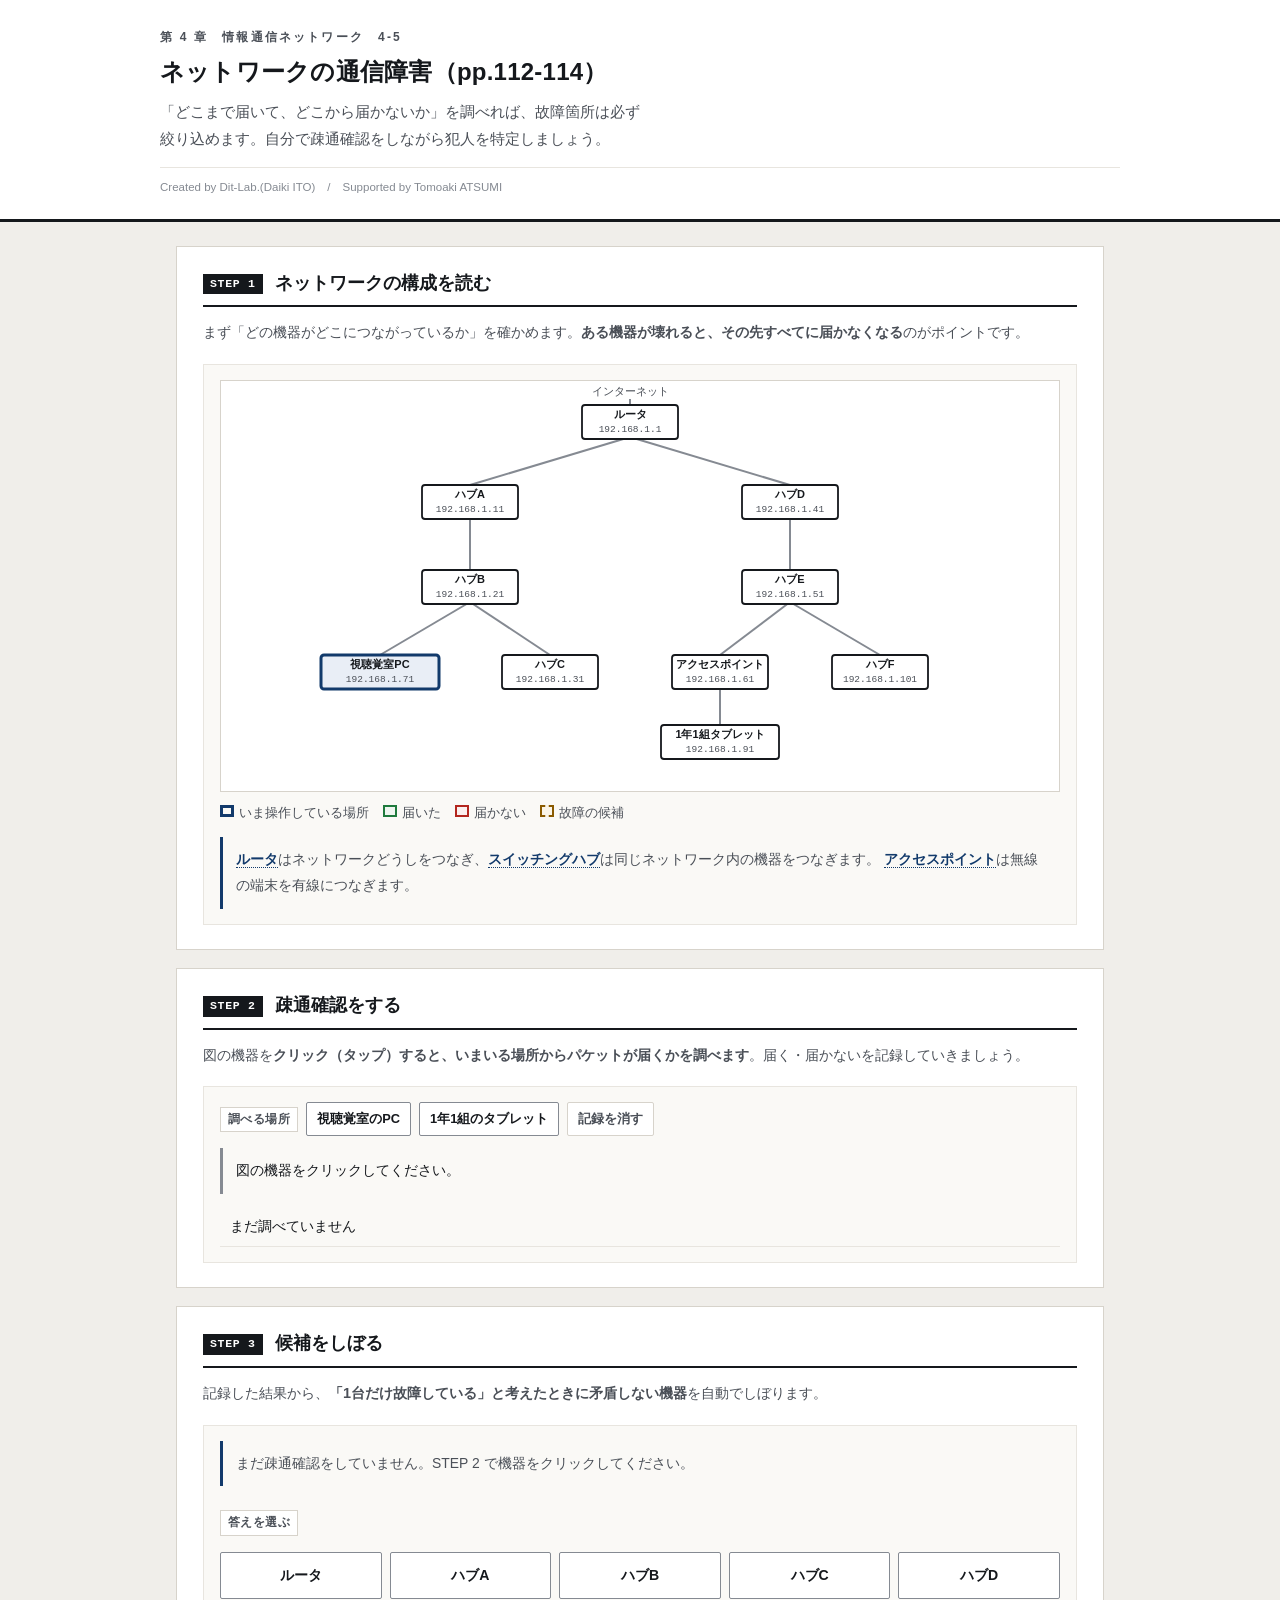
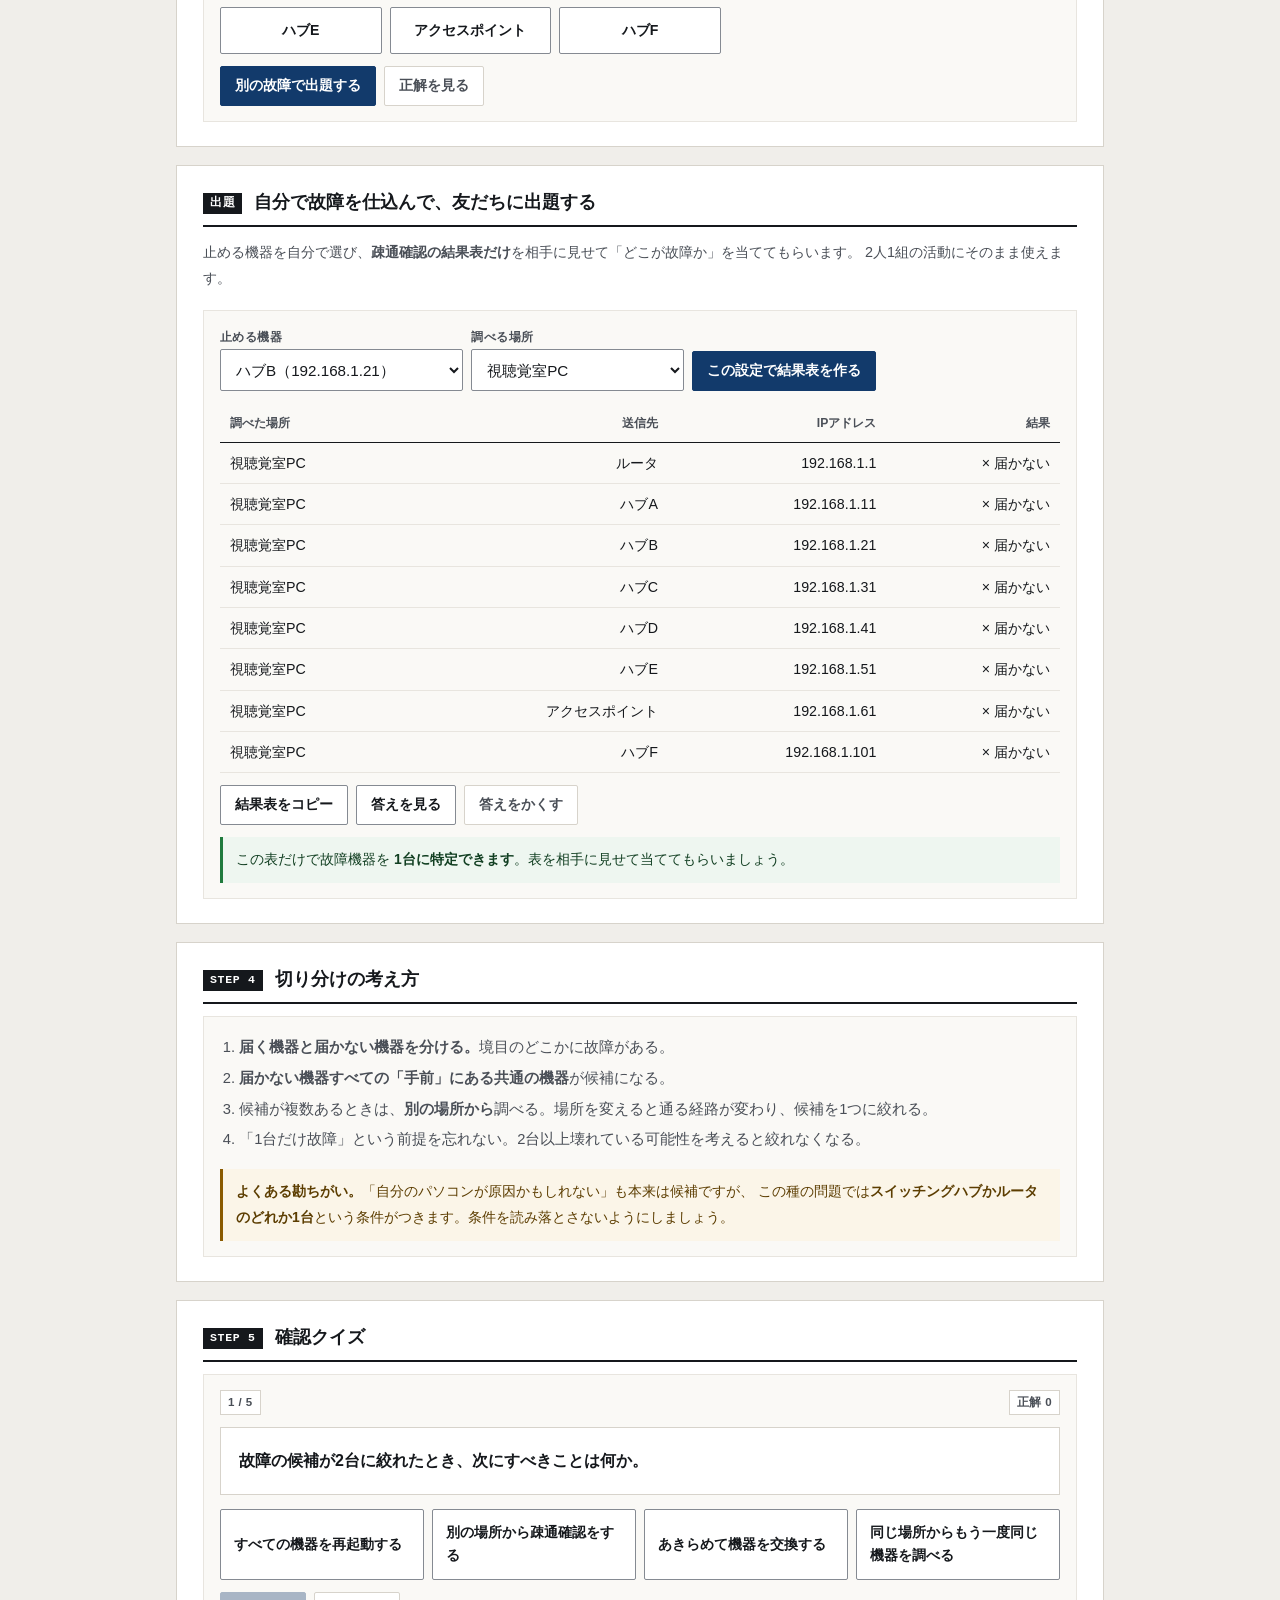
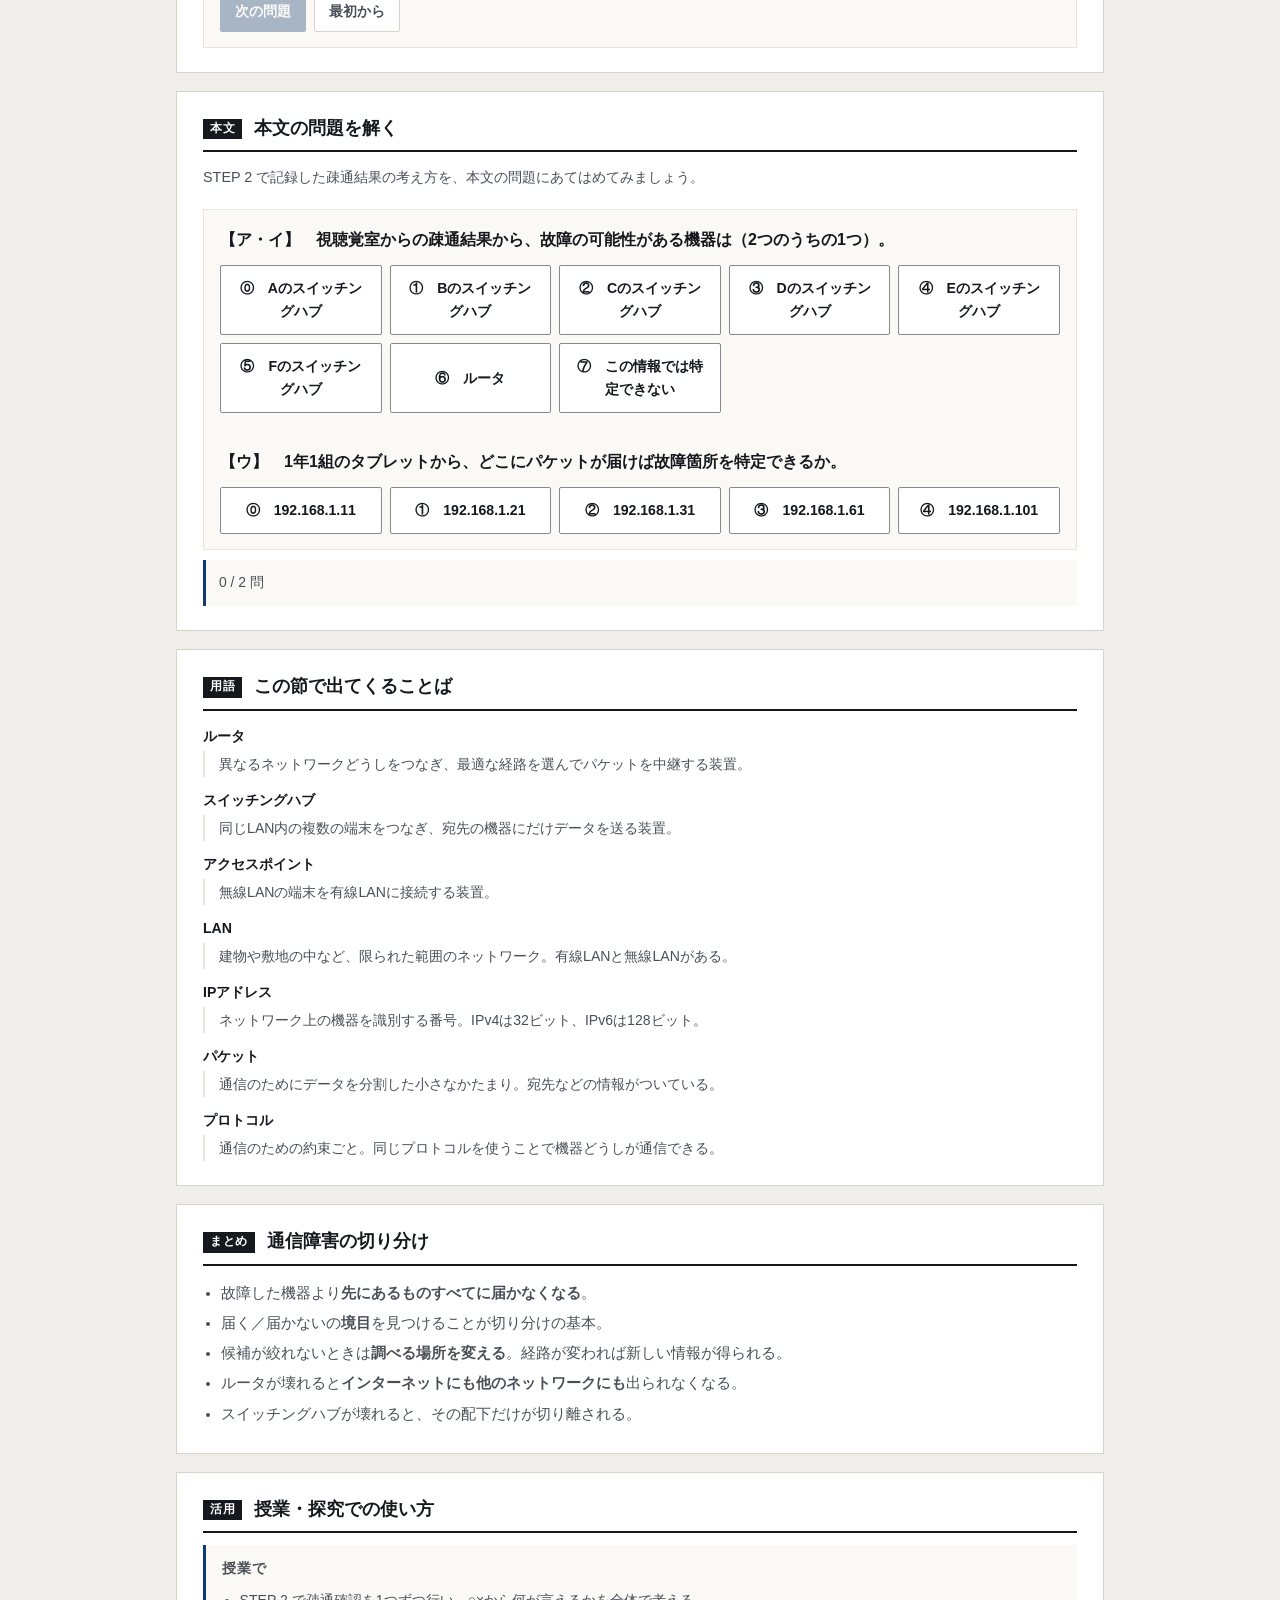
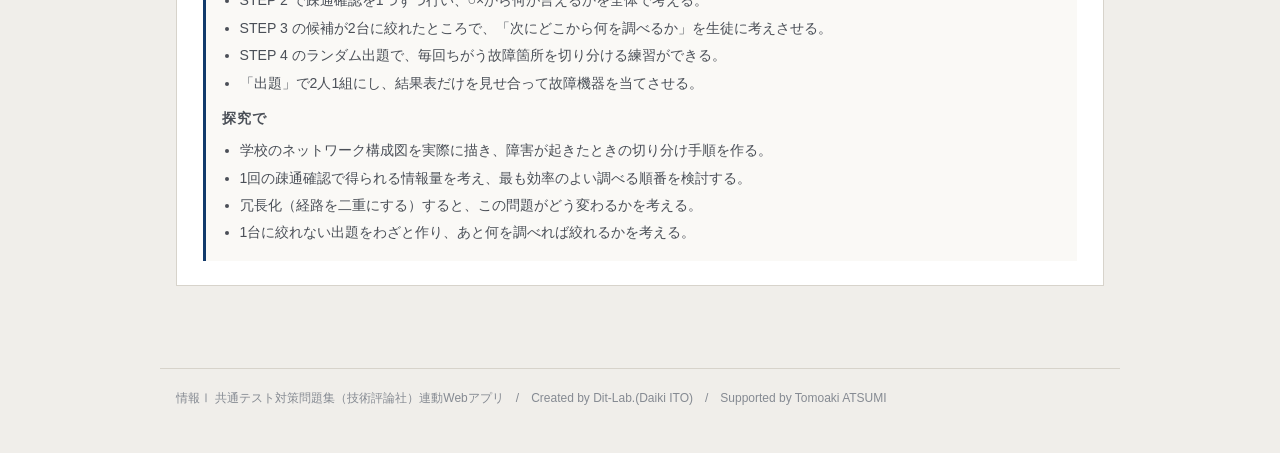
<file: index.html>
<!DOCTYPE html>
<html lang="ja">
<head>
<meta charset="UTF-8">
<meta name="viewport" content="width=device-width, initial-scale=1.0">
<title>ネットワークの通信障害｜情報Ⅰ共通テスト対策問題集</title>
<meta name="description" content="「どこまで届いて、どこから届かないか」を調べれば、故障箇所は必ず絞り込めます。自分で疎通確認をしながら犯人を特定しましょう。">
<link rel="icon" href="data:image/svg+xml,%3Csvg xmlns=%22http://www.w3.org/2000/svg%22 viewBox=%220 0 32 32%22%3E%3Crect width=%2232%22 height=%2232%22 fill=%22%2315181c%22/%3E%3Ctext x=%2216%22 y=%2222%22 font-size=%2218%22 font-family=%22monospace%22 fill=%22%23fff%22 text-anchor=%22middle%22%3E01%3C/text%3E%3C/svg%3E">
<link rel="stylesheet" href="css/style.css?v=bdbb3cb0">
<link rel="stylesheet" href="css/app.css?v=338fa21e">
</head>
<body>

<header class="app-header">
  <div class="inner">
    <span class="eyebrow">第 4 章　情報通信ネットワーク　4-5</span>
    <h1>ネットワークの通信障害（pp.112-114）</h1>
    <p class="lead">「どこまで届いて、どこから届かないか」を調べれば、故障箇所は必ず絞り込めます。自分で疎通確認をしながら犯人を特定しましょう。</p>
    <p class="credit">Created by Dit-Lab.(Daiki ITO)　/　Supported by Tomoaki ATSUMI</p>
  </div>
</header>

<main class="wrap">
  <section class="step" id="step1">
    <h2><span class="no">STEP 1</span>ネットワークの構成を読む</h2>
    <p class="desc">まず「どの機器がどこにつながっているか」を確かめます。<strong>ある機器が壊れると、その先すべてに届かなくなる</strong>のがポイントです。</p>

    <div class="panel">
      <div id="topoBox"></div>
      <div class="legend2" style="display:flex;gap:14px;flex-wrap:wrap;font-size:.79rem;color:var(--ink-2);margin-top:10px;align-items:center">
        <span><i style="display:inline-block;width:14px;height:12px;border:3px solid #123a6b;margin-right:5px"></i>いま操作している場所</span>
        <span><i style="display:inline-block;width:14px;height:12px;border:2px solid #1f7a3d;background:#eef6f0;margin-right:5px"></i>届いた</span>
        <span><i style="display:inline-block;width:14px;height:12px;border:2px solid #b3261e;background:#fbefee;margin-right:5px"></i>届かない</span>
        <span><i style="display:inline-block;width:14px;height:12px;border:2px dashed #8a5a00;background:#fbf5e8;margin-right:5px"></i>故障の候補</span>
      </div>
      <div class="note info" style="margin-top:12px">
        <span class="term" data-t="ルータ">ルータ</span>はネットワークどうしをつなぎ、<span class="term" data-t="スイッチングハブ">スイッチングハブ</span>は同じネットワーク内の機器をつなぎます。
        <span class="term" data-t="アクセスポイント">アクセスポイント</span>は無線の端末を有線につなぎます。
      </div>
    </div>
  </section>

  <section class="step" id="step2">
    <h2><span class="no">STEP 2</span>疎通確認をする</h2>
    <p class="desc">図の機器を<strong>クリック（タップ）すると、いまいる場所からパケットが届くかを調べます</strong>。届く・届かないを記録していきましょう。</p>

    <div class="panel">
      <div class="btn-row" style="margin-bottom:12px">
        <span class="badge">調べる場所</span>
        <button class="btn sm" data-from="pc1">視聴覚室のPC</button>
        <button class="btn sm" data-from="tab1">1年1組のタブレット</button>
        <button class="btn sm ghost" id="clearPing">記録を消す</button>
      </div>
      <div class="note" id="pingMsg">図の機器をクリックしてください。</div>
      <div class="tbl-scroll" style="margin-top:12px"><table class="tbl" id="pingTable"></table></div>
    </div>
  </section>

  <section class="step" id="step3">
    <h2><span class="no">STEP 3</span>候補をしぼる</h2>
    <p class="desc">記録した結果から、<strong>「1台だけ故障している」と考えたときに矛盾しない機器</strong>を自動でしぼります。</p>
    <div class="panel">
      <div class="note" id="suspectNote"></div>
      <div class="suspects" id="suspectList"></div>
      <div class="btn-row" style="margin-top:14px">
        <span class="badge">答えを選ぶ</span>
        <div class="choice4" id="answerBox" style="margin-top:8px;width:100%"></div>
      </div>
      <div class="note" id="answerFb" hidden style="margin-top:12px"></div>
      <div class="btn-row" style="margin-top:12px">
        <button class="btn primary" id="newCase">別の故障で出題する</button>
        <button class="btn ghost" id="reveal">正解を見る</button>
      </div>
    </div>
  </section>

  <section class="step" id="stepMake">
    <h2><span class="no">出題</span>自分で故障を仕込んで、友だちに出題する</h2>
    <p class="desc">止める機器を自分で選び、<strong>疎通確認の結果表だけ</strong>を相手に見せて「どこが故障か」を当ててもらいます。
      2人1組の活動にそのまま使えます。</p>
    <div class="panel">
      <div class="btn-row" style="flex-wrap:wrap;align-items:flex-end">
        <label class="fld" for="mkBroken" style="margin:0">止める機器<br>
          <select id="mkBroken" class="sel" style="width:16em"></select></label>
        <label class="fld" for="mkFrom" style="margin:0">調べる場所<br>
          <select id="mkFrom" class="sel" style="width:14em"></select></label>
        <button class="btn primary" id="mkGo">この設定で結果表を作る</button>
      </div>
      <div class="tbl-scroll" style="margin-top:14px"><table class="tbl" id="mkTable"></table></div>
      <div class="btn-row" style="margin-top:12px;flex-wrap:wrap">
        <button class="btn" id="mkCopy">結果表をコピー</button>
        <button class="btn" id="mkShow">答えを見る</button>
        <button class="btn ghost" id="mkHide">答えをかくす</button>
      </div>
      <div class="note" id="mkNote" style="margin-top:12px"></div>
    </div>
  </section>

  <section class="step" id="step4">
    <h2><span class="no">STEP 4</span>切り分けの考え方</h2>
    <div class="panel">
      <ol style="margin:0;padding-left:1.3em;color:var(--ink-2);font-size:.92rem;line-height:2.1">
        <li><strong>届く機器と届かない機器を分ける。</strong>境目のどこかに故障がある。</li>
        <li><strong>届かない機器すべての「手前」にある共通の機器</strong>が候補になる。</li>
        <li>候補が複数あるときは、<strong>別の場所から</strong>調べる。場所を変えると通る経路が変わり、候補を1つに絞れる。</li>
        <li>「1台だけ故障」という前提を忘れない。2台以上壊れている可能性を考えると絞れなくなる。</li>
      </ol>
      <div class="note warn" style="margin-top:14px">
        <strong>よくある勘ちがい。</strong>「自分のパソコンが原因かもしれない」も本来は候補ですが、
        この種の問題では<strong>スイッチングハブかルータのどれか1台</strong>という条件がつきます。条件を読み落とさないようにしましょう。
      </div>
    </div>
  </section>

  <section class="step" id="step5">
    <h2><span class="no">STEP 5</span>確認クイズ</h2>
    <div class="panel">
      <div class="qhead">
        <span class="badge" id="qProgress">1 / 1</span>
        <span class="badge">正解 <span class="score" id="qScore">0</span></span>
      </div>
      <div class="card-q"><div class="q-scene" id="qText"></div></div>
      <div class="choice4" id="qChoices"></div>
      <div class="note" id="qFb" hidden style="margin-top:12px"></div>
      <div class="btn-row" style="margin-top:12px">
        <button class="btn primary" id="qNext" disabled>次の問題</button>
        <button class="btn ghost" id="qReset">最初から</button>
      </div>
    </div>
  </section>

  <section class="step" id="stepBook">
    <h2><span class="no">本文</span>本文の問題を解く</h2>
    <p class="desc">STEP 2 で記録した疎通結果の考え方を、本文の問題にあてはめてみましょう。</p>
    <div class="panel" id="bookBox"></div>
    <div class="note" id="bookNote" style="margin-top:10px"></div>
  </section>

  <section class="step" id="glossary">
    <h2><span class="no">用語</span>この節で出てくることば</h2>
    <div id="glossBox"></div>
  </section>

  <section class="step">
    <h2><span class="no">まとめ</span>通信障害の切り分け</h2>
    <ul style="margin:0;padding-left:1.2em;color:var(--ink-2);font-size:.92rem;line-height:2.05">
      <li>故障した機器より<strong>先にあるものすべてに届かなくなる</strong>。</li>
      <li>届く／届かないの<strong>境目</strong>を見つけることが切り分けの基本。</li>
      <li>候補が絞れないときは<strong>調べる場所を変える</strong>。経路が変われば新しい情報が得られる。</li>
      <li>ルータが壊れると<strong>インターネットにも他のネットワークにも</strong>出られなくなる。</li>
      <li>スイッチングハブが壊れると、その配下だけが切り離される。</li>
    </ul>
  </section>

  <section class="step">
    <h2><span class="no">活用</span>授業・探究での使い方</h2>
    <div class="use-note">
      <h3>授業で</h3>
      <ul>
        <li>STEP 2 で疎通確認を1つずつ行い、○×から何が言えるかを全体で考える。</li>
        <li>STEP 3 の候補が2台に絞れたところで、「次にどこから何を調べるか」を生徒に考えさせる。</li>
        <li>STEP 4 のランダム出題で、毎回ちがう故障箇所を切り分ける練習ができる。</li>
        <li>「出題」で2人1組にし、結果表だけを見せ合って故障機器を当てさせる。</li>
      </ul>
      <h3 style="margin-top:12px">探究で</h3>
      <ul>
        <li>学校のネットワーク構成図を実際に描き、障害が起きたときの切り分け手順を作る。</li>
        <li>1回の疎通確認で得られる情報量を考え、最も効率のよい調べる順番を検討する。</li>
        <li>冗長化（経路を二重にする）すると、この問題がどう変わるかを考える。</li>
        <li>1台に絞れない出題をわざと作り、あと何を調べれば絞れるかを考える。</li>
      </ul>
    </div>
  </section>

</main>

<footer class="app-footer">
  情報Ⅰ 共通テスト対策問題集（技術評論社）連動Webアプリ　/　Created by Dit-Lab.(Daiki ITO)　/　Supported by Tomoaki ATSUMI
</footer>

<script src="js/tools.js?v=c07db610"></script>
<script src="js/terms.js?v=92038844"></script>
<script src="js/quiz.js?v=13402362"></script>
<script src="js/app.js?v=e4079c49"></script>
</body>
</html>
</file>
<file: css/style.css>
/* =========================================================
   情報Ⅰ 共通テスト対策問題集 — Web アプリ共通スタイル
   紙面（参考書）に寄せた設計。装飾色は使わず、色は意味を持つときだけ。
   ========================================================= */

:root{
  --paper:#ffffff;
  --paper-2:#faf9f6;      /* うすい紙 */
  --bg:#f0eeea;           /* 台紙 */
  --ink:#15181c;
  --ink-2:#4a4f57;
  --ink-3:#858a92;
  --rule:#d7d3cb;         /* 罫線 */
  --rule-2:#e8e5df;
  --accent:#123a6b;       /* 濃紺。主要操作と現在地だけに使う */
  --accent-w:#e9eef6;
  --zero:#c0392b;         /* 左＝0 */
  --one:#1d4ed8;          /* 右＝1 */
  --ok:#1f7a3d;   --ok-bg:#eef6f0;
  --ng:#b3261e;   --ng-bg:#fbefee;
  --warn:#8a5a00; --warn-bg:#fbf5e8;
  --font:"Hiragino Kaku Gothic ProN","Hiragino Sans","Yu Gothic Medium","Yu Gothic",
         "Noto Sans JP",Meiryo,-apple-system,BlinkMacSystemFont,sans-serif;
  --mono:"SFMono-Regular",Menlo,Consolas,"Courier New",monospace;
}

*{box-sizing:border-box}
[hidden]{display:none !important}
html{-webkit-text-size-adjust:100%}
body{
  margin:0; background:var(--bg); color:var(--ink);
  font-family:var(--font); font-size:16px; line-height:1.85;
  font-feature-settings:"palt" 1;
}
h1,h2,h3,h4{line-height:1.45; margin:0; font-weight:700}
p{margin:0 0 .75em} p:last-child{margin-bottom:0}
a{color:var(--accent)}

/* ---------- 標題 ---------- */
.app-header{background:var(--paper); border-bottom:3px solid var(--ink); padding:26px 20px 20px}
.app-header .inner{max-width:960px; margin:0 auto}
.app-header .eyebrow{
  font-size:.75rem; font-weight:700; color:var(--ink-2); letter-spacing:.18em;
  display:block; margin-bottom:7px;
}
.app-header h1{font-size:1.5rem; letter-spacing:.01em}
.app-header .lead{font-size:.92rem; color:var(--ink-2); margin-top:9px; max-width:60ch}
.app-header .credit{
  font-size:.72rem; color:var(--ink-3); margin-top:14px;
  padding-top:9px; border-top:1px solid var(--rule-2);
}

/* ---------- 版面 ---------- */
.wrap{max-width:960px; margin:0 auto; padding:24px 16px 64px}
.step{background:var(--paper); border:1px solid var(--rule); padding:24px 26px; margin-bottom:18px}
.step > h2{
  display:flex; align-items:baseline; gap:12px; font-size:1.1rem;
  padding-bottom:9px; border-bottom:2px solid var(--ink); margin-bottom:12px;
}
.step > h2 .no{
  flex:none; font-family:var(--mono); font-size:.72rem; font-weight:700;
  background:var(--ink); color:var(--paper); padding:2px 7px; letter-spacing:.06em;
  position:relative; top:-2px;
}
.step > .desc{color:var(--ink-2); font-size:.9rem; margin-bottom:18px}
.step[hidden]{display:none}

.grid{display:grid; gap:20px}
.grid > *{min-width:0}          /* 子の中身で列が広がるのを防ぐ */
@media(min-width:800px){ .grid.c2{grid-template-columns:1fr 1fr} }
@media(min-width:800px){ .grid.c21{grid-template-columns:1.45fr 1fr} }

.panel{border:1px solid var(--rule-2); background:var(--paper-2); padding:15px 16px; min-width:0}
.panel > h3{
  font-size:.8rem; font-weight:700; color:var(--ink-2); letter-spacing:.08em;
  margin-bottom:12px; padding-bottom:6px; border-bottom:1px solid var(--rule);
}

/* ---------- 部品 ---------- */
.btn{
  appearance:none; border:1px solid var(--ink-3); background:var(--paper); color:var(--ink);
  font-family:inherit; font-size:.88rem; font-weight:700; padding:8px 14px;
  border-radius:2px; cursor:pointer; min-height:40px; line-height:1.4;
  transition:background .12s, border-color .12s, color .12s;
}
.btn:hover:not(:disabled){background:var(--accent-w); border-color:var(--accent); color:var(--accent)}
.btn:disabled{opacity:.35; cursor:not-allowed}
.btn.primary{background:var(--accent); color:var(--paper); border-color:var(--accent)}
.btn.primary:hover:not(:disabled){background:#0d2c53; color:var(--paper)}
.btn.ghost{border-color:var(--rule); color:var(--ink-2)}
.btn.sm{font-size:.8rem; padding:5px 10px; min-height:34px}
.btn-row{display:flex; flex-wrap:wrap; gap:8px; align-items:center}

/* タブ（見出し下線式） */
.seg{display:flex; gap:0; border-bottom:1px solid var(--rule)}
.seg button{
  appearance:none; border:0; background:transparent; font-family:inherit; font-size:.88rem;
  font-weight:700; color:var(--ink-3); padding:9px 4px; margin-right:26px; cursor:pointer;
  border-bottom:3px solid transparent; margin-bottom:-1px; min-height:40px;
}
.seg button:hover{color:var(--ink-2)}
.seg button[aria-pressed="true"]{color:var(--ink); border-bottom-color:var(--accent)}

label.fld{display:block; font-size:.78rem; font-weight:700; color:var(--ink-2); margin-bottom:5px; letter-spacing:.04em}
input[type=text], textarea, input[type=number]{
  width:100%; font-family:inherit; font-size:1rem; color:var(--ink);
  border:1px solid var(--ink-3); border-radius:2px; padding:9px 11px;
  background:var(--paper); min-height:42px;
}
input:focus, textarea:focus{outline:2px solid var(--accent); outline-offset:-1px; border-color:var(--accent)}
.btn:focus-visible, .seg button:focus-visible, .node-card:focus-visible{outline:2px solid var(--accent); outline-offset:2px}
textarea{resize:vertical; line-height:1.7}
.mono{font-family:var(--mono)}

table.tbl{width:100%; border-collapse:collapse; font-size:.89rem}
table.tbl th, table.tbl td{border-bottom:1px solid var(--rule-2); padding:7px 10px; text-align:right}
table.tbl th:first-child, table.tbl td:first-child{text-align:left}
table.tbl thead th{border-bottom:1.5px solid var(--ink); font-size:.76rem; color:var(--ink-2); font-weight:700; white-space:nowrap}
.tbl-scroll{overflow-x:auto; -webkit-overflow-scrolling:touch; max-width:100%}

.note{padding:10px 13px; font-size:.87rem; border-left:3px solid var(--ink-3); background:var(--paper-2); overflow-wrap:break-word; word-break:break-word}
.note.ok{background:var(--ok-bg); border-left-color:var(--ok); color:#123f22}
.note.ng{background:var(--ng-bg); border-left-color:var(--ng); color:#6d1a15}
.note.info{background:var(--paper-2); border-left-color:var(--accent); color:var(--ink-2)}
.note.warn{background:var(--warn-bg); border-left-color:var(--warn); color:#5c3d00}
.note[hidden]{display:none}

.badge{
  display:inline-block; font-size:.72rem; font-weight:700; padding:1px 7px;
  border:1px solid var(--rule); color:var(--ink-2); background:var(--paper); letter-spacing:.04em;
}

/* 数値は罫線で仕切るだけ。カードにしない */
.metrics{display:flex; flex-wrap:wrap; gap:0; border-top:1px solid var(--rule)}
.metric{flex:1 1 130px; padding:11px 14px 11px 0; border-right:1px solid var(--rule-2)}
.metric:last-child{border-right:0}
.metric .k{font-size:.74rem; color:var(--ink-3); font-weight:700; letter-spacing:.05em}
.metric .v{font-size:1.6rem; font-weight:700; line-height:1.3; font-family:var(--mono); letter-spacing:-.01em}
.metric .s{font-size:.76rem; color:var(--ink-2)}

.bit0{color:var(--zero); font-weight:700}
.bit1{color:var(--one); font-weight:700}

.app-footer{
  max-width:960px; margin:0 auto; padding:18px 16px 44px; color:var(--ink-3);
  font-size:.75rem; border-top:1px solid var(--rule);
}
.sr-only{position:absolute;width:1px;height:1px;overflow:hidden;clip:rect(0 0 0 0);white-space:nowrap}

@media(max-width:640px){
  body{font-size:15px}
  .app-header{padding:20px 16px 16px}
  .app-header h1{font-size:1.16rem}
  .wrap{padding:16px 12px 52px}
  .step{padding:18px 15px}
  .seg button{margin-right:18px; font-size:.84rem}
  .metric{flex-basis:50%; border-right:0}
}
@media (prefers-reduced-motion:reduce){ *{animation:none!important; transition:none!important} }

/* ---------- 自分のデータ・共有・印刷 ---------- */
.toolbar{display:flex; flex-wrap:wrap; gap:8px; align-items:center; margin-top:12px;
  padding-top:12px; border-top:1px solid var(--rule-2)}
.toolbar .hint{font-size:.78rem; color:var(--ink-3)}
.paste-area{width:100%; min-height:110px; font-family:var(--mono); font-size:.86rem}
.use-note{background:var(--paper-2); border-left:3px solid var(--accent); padding:14px 16px; font-size:.88rem}
.use-note h3{font-size:.86rem; letter-spacing:.06em; margin-bottom:8px; color:var(--ink-2)}
.use-note ol, .use-note ul{margin:0; padding-left:1.25em; line-height:1.95; color:var(--ink-2)}

@media print{
  body{background:#fff}
  .app-header{border-bottom:2px solid #000}
  .step{border:1px solid #bbb; break-inside:avoid; page-break-inside:avoid; margin-bottom:12px}
  .btn, .seg, .toolbar, input[type=range]{display:none !important}
  .note{border-left-width:2px}
  a[href]:after{content:""}
}

/* ---------- 入力グリッド ---------- */
.dg-scroll{overflow:auto; -webkit-overflow-scrolling:touch; border:1px solid var(--rule); background:var(--paper); max-height:420px}
table.dg{border-collapse:collapse; font-family:var(--mono); font-size:.9rem; min-width:100%}
table.dg th, table.dg td{border:1px solid var(--rule-2); padding:0}
table.dg thead th{background:var(--paper-2); position:sticky; top:0; z-index:2}
table.dg .dg-n{background:var(--paper-2); color:var(--ink-3); font-size:.76rem; font-weight:400;
  text-align:center; min-width:34px; padding:0 4px; position:sticky; left:0; z-index:1}
table.dg .dg-corner{background:var(--paper-2); min-width:34px; position:sticky; left:0; z-index:3}
table.dg .dg-act{background:var(--paper-2); width:34px}
.dg-h, .dg-c{width:100%; min-width:96px; border:0; background:transparent; font-family:inherit;
  font-size:.9rem; padding:8px 9px; color:var(--ink); min-height:38px}
.dg-h{font-weight:700; font-family:var(--font); font-size:.82rem; color:var(--ink-2)}
.dg-c.num{text-align:right}
.dg-c:focus, .dg-h:focus{outline:2px solid var(--accent); outline-offset:-2px; background:var(--accent-w)}
.dg-del{border:0; background:transparent; color:var(--ink-3); cursor:pointer; width:32px; height:34px; font-size:1rem}
.dg-del:hover{color:var(--ng)}
.dg-tools{display:flex; flex-wrap:wrap; gap:8px; align-items:center; margin-top:10px}
.dg-hint{font-size:.76rem; color:var(--ink-3)}

/* ---------- ファイル読み込み ---------- */
.filebox{display:flex; flex-wrap:wrap; gap:10px; align-items:center; padding:12px;
  border:1px dashed var(--rule); background:var(--paper-2)}
.filebox input[type=file]{font-size:.85rem; font-family:inherit; max-width:100%}
.filebox .sel{max-width:220px}
.filelabel{display:inline-flex; align-items:center; gap:6px; font-size:.85rem; font-weight:700;
  border:1px solid var(--ink-3); background:var(--paper); padding:8px 14px; border-radius:2px; cursor:pointer; min-height:40px}
.filelabel:hover{border-color:var(--accent); color:var(--accent); background:var(--accent-w)}
.filelabel input{display:none}

/* ---------- 用語解説 ---------- */
.term{position:relative; border-bottom:1.5px dotted var(--accent); cursor:help; color:var(--accent); font-weight:700}
.term .term-pop{display:none; position:absolute; left:0; top:1.7em; z-index:50; width:min(300px,78vw);
  background:var(--paper); border:1px solid var(--ink-3); box-shadow:0 6px 20px rgba(0,0,0,.14);
  padding:10px 12px; font-size:.82rem; font-weight:400; color:var(--ink-2); line-height:1.75;
  border-left:3px solid var(--accent); cursor:auto; text-align:left}
.term .term-pop b{display:block; color:var(--ink); font-size:.86rem; margin-bottom:3px}
.term.open .term-pop{display:block}
dl.gloss{margin:0; font-size:.88rem}
dl.gloss dt{font-weight:700; color:var(--ink); margin-top:10px}
dl.gloss dt:first-child{margin-top:0}
dl.gloss dd{margin:2px 0 0; color:var(--ink-2); line-height:1.85; padding-left:1em; border-left:2px solid var(--rule-2)}
@media print{ .term{border-bottom:0; color:inherit} .term .term-pop{display:none !important} }

/* ---------- スマホ・タブレット ---------- */
@media (max-width:1024px){
  /* iOS で入力時に画面が勝手に拡大するのを防ぐ（16px 未満だとズームする） */
  input[type=text], input[type=number], textarea, select, .dg-c, .dg-h{ font-size:16px }
  .dg-c, .dg-h{ min-width:110px }
}
@media (max-width:820px){
  .grid.c2,.grid.c21{grid-template-columns:1fr}
  .dg-scroll{max-height:340px}
  .filebox{flex-direction:column; align-items:stretch}
  .filebox .sel{max-width:100%}
  .term .term-pop{left:auto; right:0; width:min(280px,86vw)}
}
@media (max-width:480px){
  .step > h2{font-size:1rem; flex-wrap:wrap}
  .metrics{gap:0}
  .metric{flex-basis:50%; padding-right:10px}
  .metric .v{font-size:1.3rem}
  .btn{padding:8px 12px}
  .dg-tools{gap:6px}
  .dg-hint{width:100%}
}
/* タッチ操作でのスクロールを滑らかに */
.tbl-scroll, .dg-scroll, .tree-box{ -webkit-overflow-scrolling:touch; overscroll-behavior-x:contain }

/* 幅指定つきの入力欄がスマートフォンではみ出さないようにする */
input[type=text], input[type=number], input[type=search], textarea, select{ max-width:100% }
.btn-row > label{ min-width:0; max-width:100% }
.btn-row > label input, .btn-row > label select{ max-width:100% }

/* 共通：○×判定・並べかえ（quiz.js 用） */
.abcde{border:1px solid var(--rule); border-radius:3px; overflow:hidden}
.abcde > div{border-top:1px solid var(--rule); padding:10px 12px}
.abcde > div:first-child{border-top:0}
.abcde .st{display:flex; gap:10px; align-items:flex-start; flex-wrap:wrap}
.abcde .st .k{font-weight:700; font-family:var(--mono); min-width:1.4em}
.abcde .st .t{flex:1; min-width:12em}
.abcde .jb{display:flex; gap:6px}
.abcde .jb .btn{min-width:3.4em; padding:6px 10px; text-align:center}
.prep{display:grid; grid-template-columns:repeat(auto-fit,minmax(150px,1fr)); gap:10px; margin-top:10px}
.prep .slot{border:1px dashed var(--ink-3); border-radius:3px; padding:10px; min-height:92px; background:var(--paper)}
.prep .slot.filled{border-style:solid}
.prep .slot .tag{font:700 .74rem/1.4 var(--mono); color:var(--accent); display:block; margin-bottom:6px}
.prep .slot .txt{font-size:.86rem; line-height:1.7}
.cards{display:flex; flex-wrap:wrap; gap:8px; margin-top:10px}
.cards .c{border:1px solid var(--ink-3); border-radius:3px; padding:9px 12px; background:var(--paper);
  cursor:pointer; font-size:.88rem; max-width:100%; text-align:left; font-family:inherit; color:var(--ink)}
.cards .c:hover{background:var(--warn-bg)}
.cards .c.used{opacity:.35; pointer-events:none}

/* --- 予想してから実行 --- */
.pmark{display:inline-block; background:var(--accent); color:#fff; font-size:.7rem; font-weight:700;
  letter-spacing:.08em; padding:2px 7px; border-radius:2px; margin-right:8px; vertical-align:2px}
input.pin{font-size:1.05rem; padding:7px 10px; border:1px solid var(--rule); border-radius:3px;
  width:9em; max-width:100%; background:#fff}
.btn-row .unit{color:var(--muted); font-size:.9rem}
.choice4 .btn.on{border-color:var(--accent); box-shadow:inset 0 0 0 1px var(--accent); font-weight:700}
/* 設問文の見出し（flex ではなく通常の段落。.qhead は左右振り分け用なので用途が別） */
.pq{margin:0 0 10px; font-weight:700; line-height:1.85}

/* --- 自分のテーマでやってみる（ワークシート） --- */
.wsheet{display:grid; gap:14px}
@media(min-width:760px){ .wsheet{grid-template-columns:1fr 1fr} }
.wsf{display:block}
.wsf .wsl{display:block; font-weight:700; font-size:.9rem; margin-bottom:3px}
.wsf .wsh{display:block; font-size:.78rem; color:var(--muted); margin-bottom:5px; line-height:1.6}
.wsf textarea{width:100%; max-width:100%; font:inherit; font-size:.92rem; line-height:1.75;
  padding:8px 10px; border:1px solid var(--rule); border-radius:3px; background:#fff; resize:vertical}
.wsf textarea:focus{outline:2px solid var(--accent); outline-offset:-2px}
.wsout{margin-top:14px; border:1px solid var(--ink-3); border-radius:3px; background:#fff; padding:16px 18px}
.wsout h4{margin:0 0 10px; font-size:1rem}
.wsout dl{margin:0}
.wsout dt{font-weight:700; font-size:.84rem; color:var(--accent); margin-top:10px}
.wsout dd{margin:2px 0 0; font-size:.92rem; line-height:1.85; white-space:pre-wrap}
.wsout .wsmsg{margin:10px 0 0; font-size:.86rem; color:var(--muted)}
@media print{
  .app-header, .btn-row, .step:not(.wsprint){ display:none !important }
  .wsout{border:none; padding:0}
}
</file>
<file: css/app.css>
.qhead{display:flex; justify-content:space-between; align-items:center; margin-bottom:12px}
.card-q{border:1px solid var(--rule); background:var(--paper); padding:18px; margin-bottom:14px}
.q-scene{font-size:1rem; font-weight:700; line-height:1.9}
.choice4{display:grid; gap:8px; grid-template-columns:repeat(auto-fit,minmax(160px,1fr))}
.choice4 .btn{text-align:left; line-height:1.65; padding:11px 13px}
.choice4 .btn.correct{background:var(--ok-bg); border-color:var(--ok); color:var(--ok)}
.choice4 .btn.wrong{background:var(--ng-bg); border-color:var(--ng); color:var(--ng)}
.choice4.locked{pointer-events:none}
.sel{width:100%; font-family:inherit; font-size:.95rem; padding:9px 11px; min-height:42px;
  border:1px solid var(--ink-3); border-radius:2px; background:var(--paper); color:var(--ink)}
input[type=range]{width:100%; accent-color:var(--accent); height:34px}
.why{font-size:.85rem; color:var(--ink-2); line-height:1.85}
.eqbox{font-family:var(--mono); font-size:1.02rem; font-weight:700; text-align:center; padding:14px;
  border:1px solid var(--rule); background:var(--paper-2); line-height:1.8}
.blankin{border:1.5px solid var(--accent); background:#fff; padding:6px 8px; text-align:center;
  font-family:var(--mono); min-height:38px; font-size:.95rem; max-width:120px}
.blankin.ok{border-color:var(--ok); background:var(--ok-bg)}
.blankin.ng{border-color:var(--ng); background:var(--ng-bg)}
table.tbl td .blankin{width:100%; max-width:none}
#topoBox{border:1px solid var(--rule); background:var(--paper); overflow-x:auto}
#topoBox svg{display:block; margin:0 auto}
svg .dev{fill:#fff; stroke:#15181c; stroke-width:1.8; cursor:pointer}
svg .dev.here{fill:#e9eef6; stroke:#123a6b; stroke-width:3}
svg .dev.ok{fill:#eef6f0; stroke:#1f7a3d; stroke-width:2.6}
svg .dev.ng{fill:#fbefee; stroke:#b3261e; stroke-width:2.6}
svg .dev.suspect{fill:#fbf5e8; stroke:#8a5a00; stroke-width:3; stroke-dasharray:5 3}
svg .dev.broken{fill:#b3261e; stroke:#7f1d1d; stroke-width:2.6}
svg .link{stroke:#858a92; stroke-width:2}
svg .link.dead{stroke:#e0dcd4; stroke-dasharray:4 4}
svg .dname{font-size:11px; font-weight:700; text-anchor:middle; fill:#15181c; pointer-events:none}
svg .dip{font-size:9.5px; text-anchor:middle; fill:#4a4f57; font-family:monospace; pointer-events:none}
#pingTable td{font-family:var(--mono)}
#pingTable td:first-child{font-family:var(--font)}
#pingTable td.ok{color:var(--ok); font-weight:700}
#pingTable td.ng{color:var(--ng); font-weight:700}
.suspects{display:flex; gap:8px; flex-wrap:wrap; margin-top:10px}
.suspects .s{border:1px solid var(--warn); background:var(--warn-bg); padding:6px 12px; font-size:.86rem; font-weight:700}
</file>
